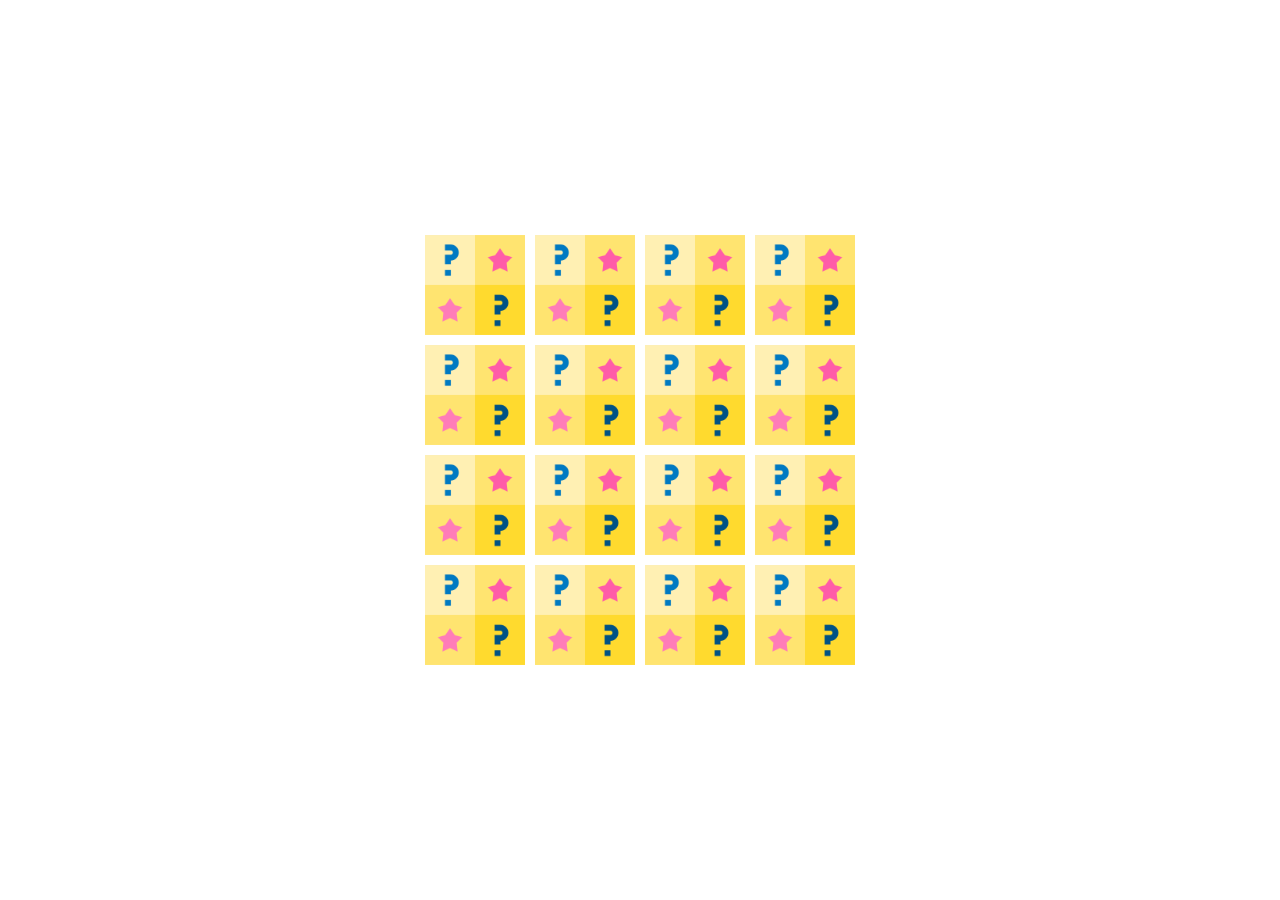
<file: jogo-memoria/index.html>
<!DOCTYPE html>
<html lang="en">
<head>
  <meta charset="UTF-8">
  <meta name="viewport" content="width=device-width, initial-scale=1.0">
  <link rel="stylesheet" href="style.css">
  <title>Memory Game</title>
</head>
<body>
  <div class="memory-game" id="memoryGame"></div>
  <div id="message" style="display: none;">Parabéns! Você venceu!</div>
  <button id="restartBtn" style="display: none;">Reiniciar Jogo</button>
  <script src="script.js"></script>
</body>
</html>
</file>
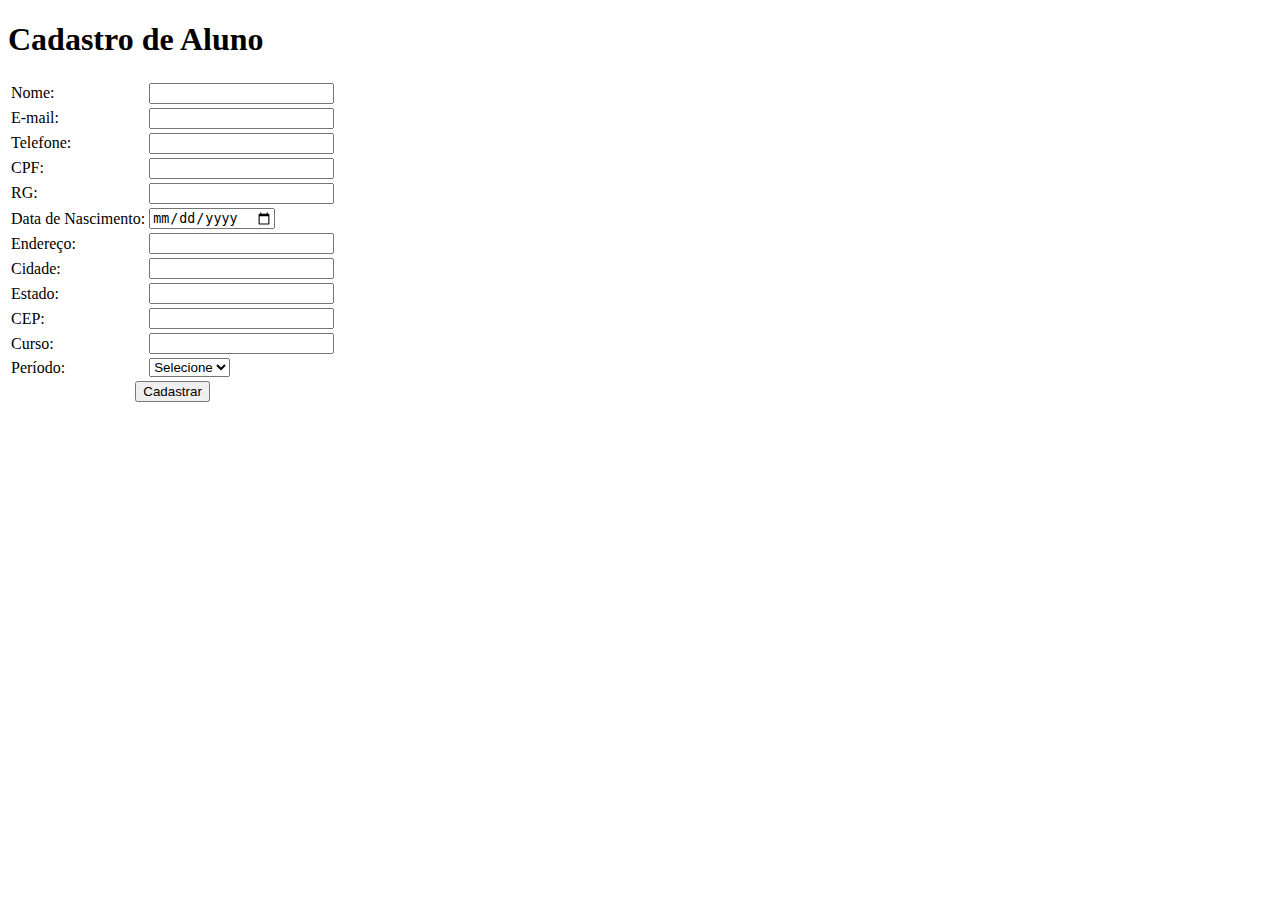
<file: exemplos-de-aula/form.html>
<!DOCTYPE html>
<html lang="pt-br">
<head>
    <meta charset="UTF-8">
    <meta name="viewport" content="width=device-width, initial-scale=1.0">
    <title>Cadastro de Aluno</title>
</head>
<body>

    <h1>Cadastro de Aluno</h1>

    <form action="#" method="post">
        <table>
            <tr>
                <td><label for="nome">Nome:</label></td>
                <td><input type="text" id="nome" name="nome" required></td>
            </tr>
            <tr>
                <td><label for="email">E-mail:</label></td>
                <td><input type="email" id="email" name="email" required></td>
            </tr>
            <tr>
                <td><label for="telefone">Telefone:</label></td>
                <td><input type="tel" id="telefone" name="telefone" required></td>
            </tr>
            <tr>
                <td><label for="cpf">CPF:</label></td>
                <td><input type="text" id="cpf" name="cpf" required></td>
            </tr>
            <tr>
                <td><label for="rg">RG:</label></td>
                <td><input type="text" id="rg" name="rg" required></td>
            </tr>
            <tr>
                <td><label for="data_nascimento">Data de Nascimento:</label></td>
                <td><input type="date" id="data_nascimento" name="data_nascimento" required></td>
            </tr>
            <tr>
                <td><label for="endereco">Endereço:</label></td>
                <td><input type="text" id="endereco" name="endereco" required></td>
            </tr>
            <tr>
                <td><label for="cidade">Cidade:</label></td>
                <td><input type="text" id="cidade" name="cidade" required></td>
            </tr>
            <tr>
                <td><label for="estado">Estado:</label></td>
                <td><input type="text" id="estado" name="estado" required></td>
            </tr>
            <tr>
                <td><label for="cep">CEP:</label></td>
                <td><input type="text" id="cep" name="cep" required></td>
            </tr>
            <tr>
                <td><label for="curso">Curso:</label></td>
                <td><input type="text" id="curso" name="curso" required></td>
            </tr>
            <tr>
                <td><label for="periodo">Período:</label></td>
                <td>
                    <select id="periodo" name="periodo" required>
                        <option value="">Selecione</option>
                        <option value="manha">Manhã</option>
                        <option value="tarde">Tarde</option>
                        <option value="noite">Noite</option>
                    </select>
                </td>
            </tr>
            <tr>
                <td colspan="2" align="center">
                    <input type="submit" value="Cadastrar">
                </td>
            </tr>
        </table>
    </form>

</body>
</html>
</file>
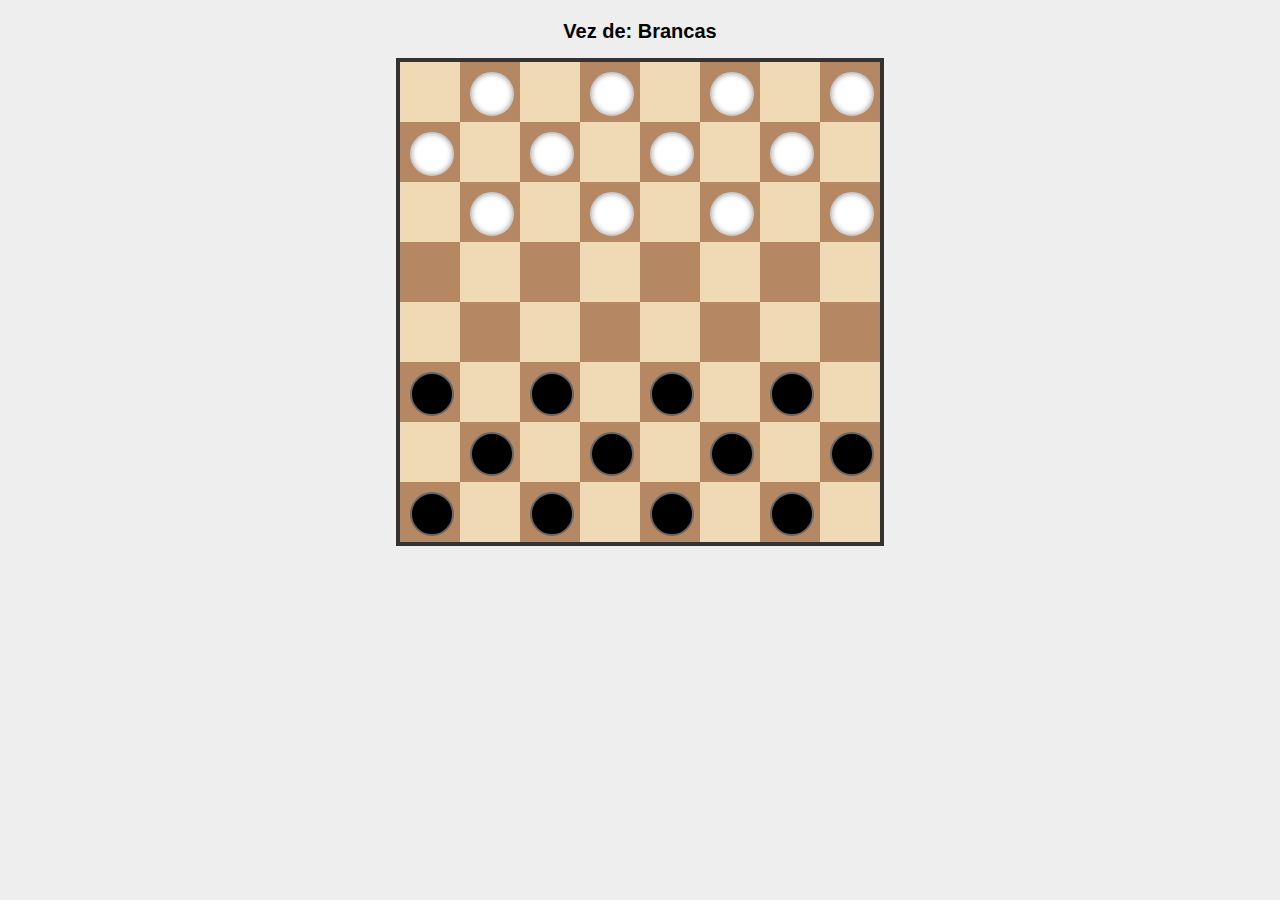
<file: jogo-damas/damas.html>
<!DOCTYPE html>
<html lang="pt-BR">

<head>
    <meta charset="UTF-8" />
    <meta name="viewport" content="width=device-width, initial-scale=1.0" />
    <title>Jogo de Damas</title>
    <link rel="stylesheet" href="style.css" />
</head>

<body>
    <div id="indicador-turno">Vez de: <span id="vez">Brancas</span></div>

    <div class="tabuleiro">        
        <div class="linha">
            <div class="casa branca"></div>
            <div class="casa preta"></div>
            <div class="casa branca"></div>
            <div class="casa preta"></div>
            <div class="casa branca"></div>
            <div class="casa preta"></div>
            <div class="casa branca"></div>
            <div class="casa preta"></div>
        </div>
        <div class="linha">
            <div class="casa preta"></div>
            <div class="casa branca"></div>
            <div class="casa preta"></div>
            <div class="casa branca"></div>
            <div class="casa preta"></div>
            <div class="casa branca"></div>
            <div class="casa preta"></div>
            <div class="casa branca"></div>
        </div>
        <div class="linha">
            <div class="casa branca"></div>
            <div class="casa preta"></div>
            <div class="casa branca"></div>
            <div class="casa preta"></div>
            <div class="casa branca"></div>
            <div class="casa preta"></div>
            <div class="casa branca"></div>
            <div class="casa preta"></div>
        </div>
        <div class="linha">
            <div class="casa preta"></div>
            <div class="casa branca"></div>
            <div class="casa preta"></div>
            <div class="casa branca"></div>
            <div class="casa preta"></div>
            <div class="casa branca"></div>
            <div class="casa preta"></div>
            <div class="casa branca"></div>
        </div>
        <div class="linha">
            <div class="casa branca"></div>
            <div class="casa preta"></div>
            <div class="casa branca"></div>
            <div class="casa preta"></div>
            <div class="casa branca"></div>
            <div class="casa preta"></div>
            <div class="casa branca"></div>
            <div class="casa preta"></div>
        </div>
        <div class="linha">
            <div class="casa preta"></div>
            <div class="casa branca"></div>
            <div class="casa preta"></div>
            <div class="casa branca"></div>
            <div class="casa preta"></div>
            <div class="casa branca"></div>
            <div class="casa preta"></div>
            <div class="casa branca"></div>
        </div>
        <div class="linha">
            <div class="casa branca"></div>
            <div class="casa preta"></div>
            <div class="casa branca"></div>
            <div class="casa preta"></div>
            <div class="casa branca"></div>
            <div class="casa preta"></div>
            <div class="casa branca"></div>
            <div class="casa preta"></div>
        </div>
        <div class="linha">
            <div class="casa preta"></div>
            <div class="casa branca"></div>
            <div class="casa preta"></div>
            <div class="casa branca"></div>
            <div class="casa preta"></div>
            <div class="casa branca"></div>
            <div class="casa preta"></div>
            <div class="casa branca"></div>
        </div>
    </div>

    <script src="script.js"></script>
</body>

</html>
</file>
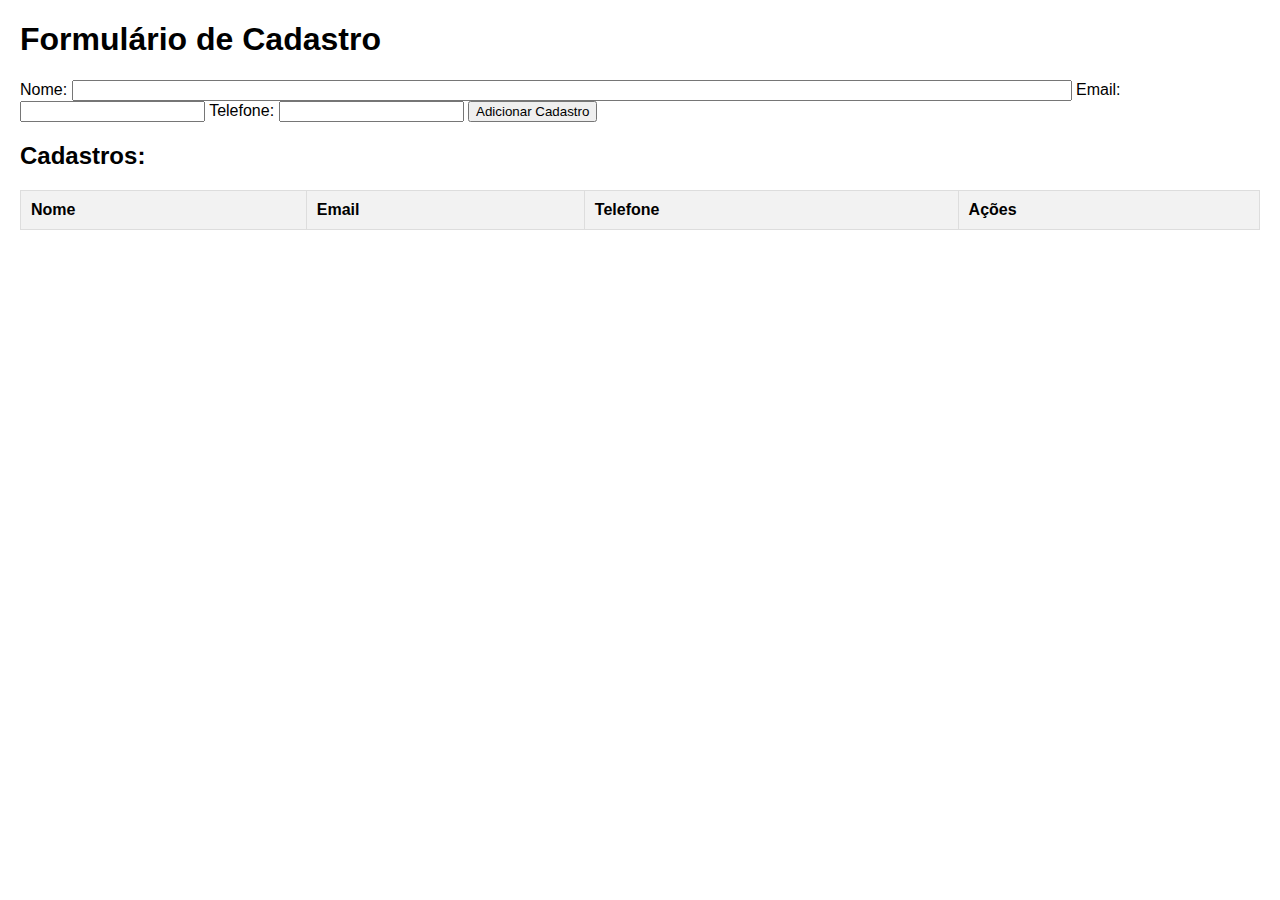
<file: trabalho/cadastro.html>
<!DOCTYPE html>
<html lang="en">
<head>
    <meta charset="UTF-8">
    <meta name="viewport" content="width=device-width, initial-scale=1.0">
    <title>Formulário de Cadastro</title>
    <style>
        body {
            font-family: Arial, sans-serif;
            margin: 20px;
        }

        form {
            margin-bottom: 20px;
        }

        table {
            width: 100%;
            border-collapse: collapse;
            margin-top: 20px;
        }

        table, th, td {
            border: 1px solid #ddd;
        }

        th, td {
            padding: 10px;
            text-align: left;
        }

        th {
            background-color: #f2f2f2;
        }

        input[type="text"] {
            width: 80%;
        }
    </style>
</head>
<body>
    <h1>Formulário de Cadastro</h1>

    <form id="cadastroForm">
        <label for="nome">Nome:</label>
        <input type="text" id="nome" required>

        <label for="email">Email:</label>
        <input type="email" id="email" required>

        <label for="telefone">Telefone:</label>
        <input type="tel" id="telefone" required>

        <button type="button" onclick="adicionarCadastro()">Adicionar Cadastro</button>
    </form>

    <h2>Cadastros:</h2>

    <table id="datagrid">
        <thead>
            <tr>
                <th>Nome</th>
                <th>Email</th>
                <th>Telefone</th>
                <th>Ações</th>
            </tr>
        </thead>
        <tbody></tbody>
    </table>

    <script>
        var cadastros = [];

        function adicionarCadastro() {
            var nome = document.getElementById("nome").value;
            var email = document.getElementById("email").value;
            var telefone = document.getElementById("telefone").value;

            if (nome && email && telefone) {
                var cadastro = { nome: nome, email: email, telefone: telefone };
                cadastros.push(cadastro);

                atualizarDatagrid();
                limparFormulario();
            } else {
                alert("Preencha todos os campos do formulário.");
            }
        }

        function atualizarDatagrid() {
            var tbody = document.querySelector("#datagrid tbody");
            tbody.innerHTML = "";

            for (var i = 0; i < cadastros.length; i++) {
                var cadastro = cadastros[i];

                var row = document.createElement("tr");
                criarCelula(row, cadastro.nome);
                criarCelula(row, cadastro.email);
                criarCelula(row, cadastro.telefone);

                var cellAcoes = document.createElement("td");

                var botaoEditar = document.createElement("button");
                botaoEditar.textContent = "Editar";
                botaoEditar.onclick = criarEditarHandler(i);

                var botaoExcluir = document.createElement("button");
                botaoExcluir.textContent = "Excluir";
                botaoExcluir.onclick = criarExcluirHandler(i);

                cellAcoes.appendChild(botaoEditar);
                cellAcoes.appendChild(botaoExcluir);

                row.appendChild(cellAcoes);

                tbody.appendChild(row);
            }
        }

        function criarCelula(row, texto) {
            var cell = document.createElement("td");
            cell.textContent = texto;
            row.appendChild(cell);
        }

        function criarEditarHandler(index) {
            return function () {
                editarCadastro(index);
            };
        }

        function criarExcluirHandler(index) {
            return function () {
                excluirCadastro(index);
            };
        }

        function editarCadastro(index) {
            var linha = document.querySelector("#datagrid tbody tr:nth-child(" + (index + 1) + ")");
            if (linha) {
                var celulas = linha.querySelectorAll("td");

                for (var i = 0; i < celulas.length - 1; i++) {
                    var valorAtual = celulas[i].textContent;

                    var input = document.createElement("input");
                    input.type = "text";
                    input.value = valorAtual;

                    celulas[i].textContent = "";
                    celulas[i].appendChild(input);
                }

                var botaoSalvar = document.createElement("button");
                botaoSalvar.textContent = "Salvar";
                botaoSalvar.onclick = function () {
                    salvarEdicao(index);
                };

                celulas[celulas.length - 1].innerHTML = "";
                celulas[celulas.length - 1].appendChild(botaoSalvar);
            }
        }

        function salvarEdicao(index) {
            var linha = document.querySelector("#datagrid tbody tr:nth-child(" + (index + 1) + ")");
            if (linha) {
                var celulas = linha.querySelectorAll("td");

                cadastros[index].nome = celulas[0].querySelector("input").value;
                cadastros[index].email = celulas[1].querySelector("input").value;
                cadastros[index].telefone = celulas[2].querySelector("input").value;

                atualizarDatagrid();
            }
        }

        function excluirCadastro(index) {
            cadastros.splice(index, 1);
            atualizarDatagrid();
        }

        function limparFormulario() {
            document.getElementById("nome").value = "";
            document.getElementById("email").value = "";
            document.getElementById("telefone").value = "";
        }
    </script>
</body>
</html>
</file>
<file: jogo-memoria/style.css>
body {
    display: flex;
    align-items: center;
    justify-content: center;
    height: 100vh;
    margin: 0;
    font-family: 'Arial', sans-serif;
  }
  
  .memory-game {
    display: grid;
    grid-template-columns: repeat(4, 100px);
    grid-gap: 10px;
  }
  
  .card {
    width: 100px;
    height: 100px;
    perspective: 1000px;
  }
  
  .card-inner {
    width: 100%;
    height: 100%;
    transform-style: preserve-3d;
    transition: transform 0.5s;
    transform: rotateY(0deg);
  }
  
  .card.flipped .card-inner {
    transform: rotateY(180deg);
  }
  
  .card-inner div {
    width: 100%;
    height: 100%;
    position: absolute;
    backface-visibility: hidden;
    display: flex;
    align-items: center;
    justify-content: center;
  }
  
  .card-front {
    background-color: #ddd;
  }
  
  .card-back {
    background-color: #4CAF50;
    color: white;
  }
  
  .card-back {
    background-color: #4CAF50;
    color: white;
    transform: rotateY(180deg); /* Adicione esta linha para inverter a face inicialmente */
  }
</file>
<file: jogo-damas/style.css>
body {
    display: flex;
    flex-direction: column;
    align-items: center;
    background-color: #eee;
    margin: 0;
    padding: 20px;
    font-family: sans-serif;
}

#indicador-turno {
    font-size: 20px;
    margin-bottom: 15px;
    font-weight: bold;
}

.tabuleiro {
    display: flex;
    flex-direction: column;
    border: 4px solid #333;
}

.linha {
    display: flex;
}

.casa {
    width: 60px;
    height: 60px;
    position: relative;
}

.branca {
    background-color: #f0d9b5;
}

.preta {
    background-color: #b58863;
}

.peca {
    width: 40px;
    height: 40px;
    border-radius: 50%;
    position: absolute;
    top: 10px;
    left: 10px;
    box-shadow: inset 0 0 5px rgba(0, 0, 0, 0.3);
    cursor: grab;
}

.peca.branca {
    background-color: white;
    border: 2px solid #ccc;
}

.peca.preta {
    background-color: black;
    border: 2px solid #666;
}

.peca.dama {
    box-shadow: inset 0 0 5px rgba(0, 0, 0, 0.3), 0 0 0 4px gold;
}

.casa.destino-valido {
    outline: 3px dashed yellow;
}
</file>
